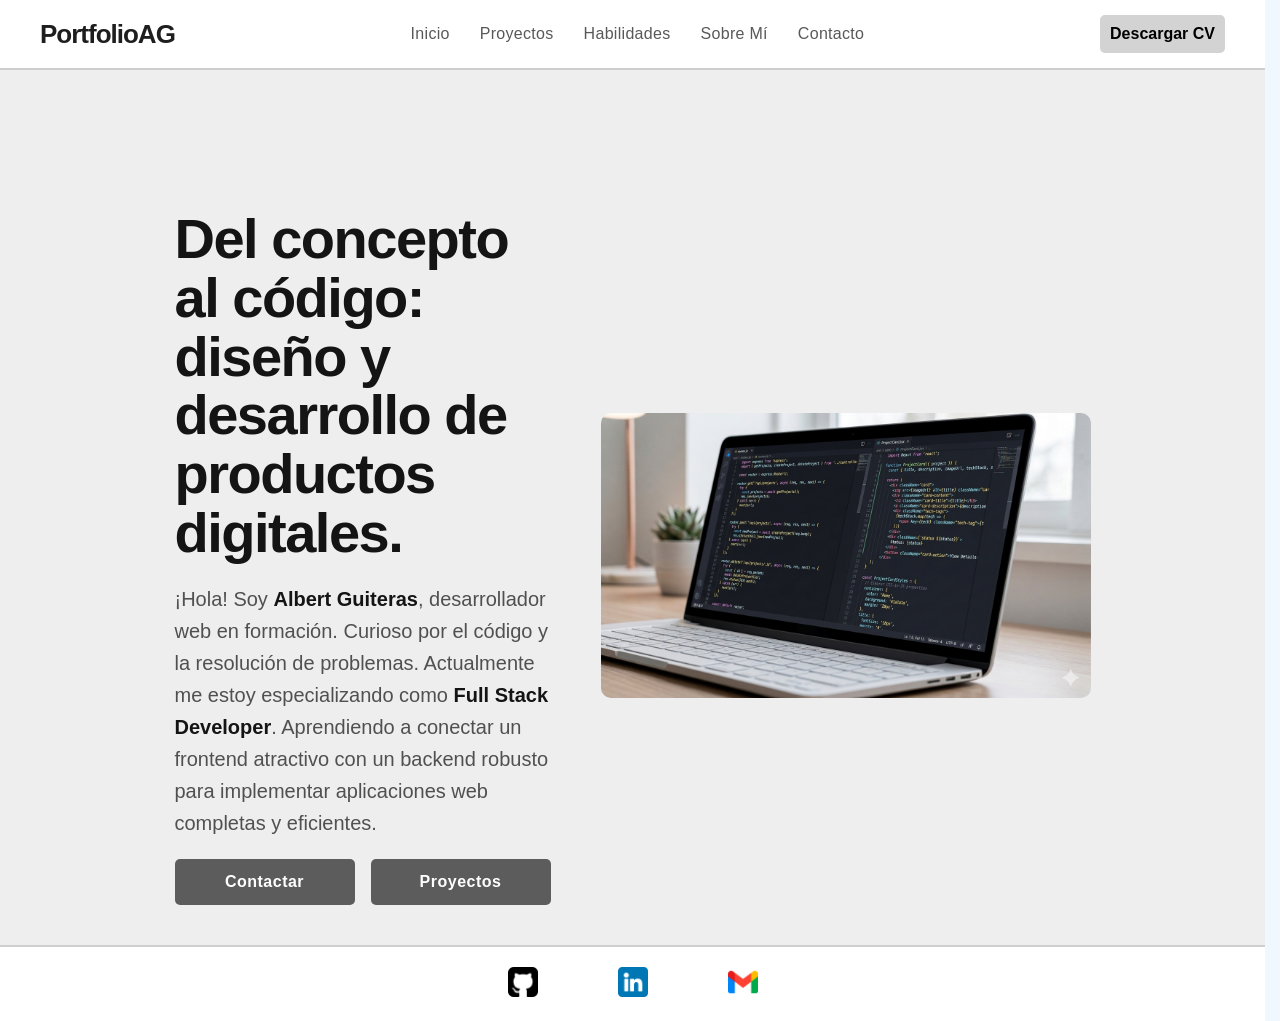
<file: index.html>
<!doctype html>
<html lang="es">
  <head>
    <meta charset="UTF-8" />
    <meta name="viewport" content="width=device-width, initial-scale=1.0" />
    <title>DevPortfolio - Ingeniería de Soluciones Web Escalables</title>
    <link rel="stylesheet" href="styles.css" />
  </head>
  <body>
    <header>
      <h1>PortfolioAG</h1>
      <nav>
        <ul>
          <li><a href="index.html">Inicio</a></li>
          <li><a href="projects.html">Proyectos</a></li>
          <li><a href="skills.html">Habilidades</a></li>
          <!-- <li><a href="experience.html">Experiencia</a></li> -->
          <li><a href="aboutme.html">Sobre Mí</a></li>
          <li><a href="contact.html">Contacto</a></li>
        </ul>
      </nav>
      <a class="boton-descarga" href="docs/cv.pdf" download="CV.pdf"
        >Descargar CV</a
      >
    </header>

    <main>
      <div class="portada">
        <div class="texto-portada">
          <h1>
            Del concepto al código: diseño y desarrollo de productos digitales.
          </h1>
          <p>
            ¡Hola! Soy <strong>Albert Guiteras</strong>, desarrollador web en
            formación. Curioso por el código y la resolución de problemas.
            Actualmente me estoy especializando como
            <strong>Full Stack Developer</strong>. Aprendiendo a conectar un
            frontend atractivo con un backend robusto para implementar
            aplicaciones web completas y eficientes.
          </p>
          <div class="botones-portada">
            <a class="boton-primario" href="contact.html">Contactar</a>
            <a class="boton-secundario" href="projects.html">Proyectos</a>
          </div>
        </div>
        <div class="imagen-portada">
          <img src="img/portada.png" alt="Ilustración de desarrollador web" />
        </div>
      </div>
    </main>

    <footer>
      <a href="https://github.com/albertguiteras"
        ><img src="img/github.png" alt="Github"
      /></a>
      <a href="https://www.linkedin.com/in/albertguiteras/"
        ><img src="img/linkedin.png" alt="Linkedin"
      /></a>
      <a href="contact.html"><img src="img/gmail.png" alt="Gmail" /></a>
    </footer>
  </body>
</html>
</file>
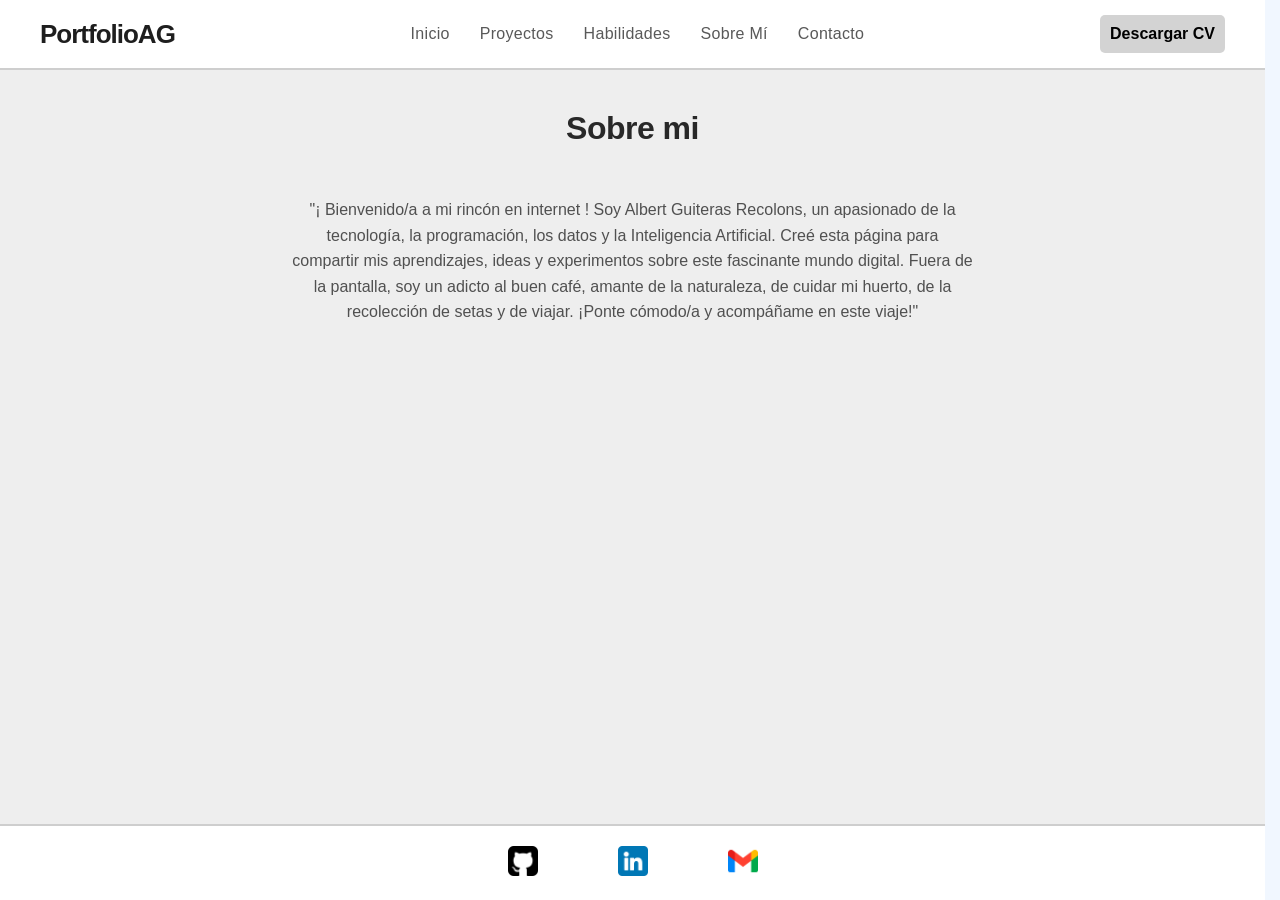
<file: aboutme.html>
<!doctype html>
<html lang="es">
   <head>
      <meta charset="UTF-8" />
      <meta name="viewport" content="width=device-width, initial-scale=1.0" />
      <title>Sobre Mí - DevPortfolio</title>
      <link rel="stylesheet" href="styles.css" />
   </head>
   <body>
      <header>
         <h1>PortfolioAG</h1>
         <nav>
            <ul>
               <li><a href="index.html">Inicio</a></li>
               <li><a href="projects.html">Proyectos</a></li>
               <li><a href="skills.html">Habilidades</a></li>
               <!-- <li><a href="experience.html">Experiencia</a></li> -->
               <li><a href="aboutme.html">Sobre Mí</a></li>
               <li><a href="contact.html">Contacto</a></li>
            </ul>
         </nav>
         <a class="boton-descarga" href="docs/cv.pdf" download="CV.pdf"
            >Descargar CV</a
         >
      </header>

      <main>
         <h1 class="titulos">Sobre mi</h1>
         <section class="sobremi">
            <p>
               "¡ Bienvenido/a a mi rincón en internet ! Soy Albert Guiteras
               Recolons, un apasionado de la tecnología, la programación, los
               datos y la Inteligencia Artificial. Creé esta página para
               compartir mis aprendizajes, ideas y experimentos sobre este
               fascinante mundo digital. Fuera de la pantalla, soy un adicto al
               buen café, amante de la naturaleza, de cuidar mi huerto, de la
               recolección de setas y de viajar. ¡Ponte cómodo/a y acompáñame en
               este viaje!"
            </p>
         </section>
      </main>

      <footer>
         <a href="https://github.com/albertguiteras"
            ><img src="img/github.png" alt="Github"
         /></a>
         <a href="https://www.linkedin.com/in/albertguiteras/"
            ><img src="img/linkedin.png" alt="Linkedin"
         /></a>
         <a href="contact.html"><img src="img/gmail.png" alt="Gmail" /></a>
      </footer>
   </body>
</html>
</file>
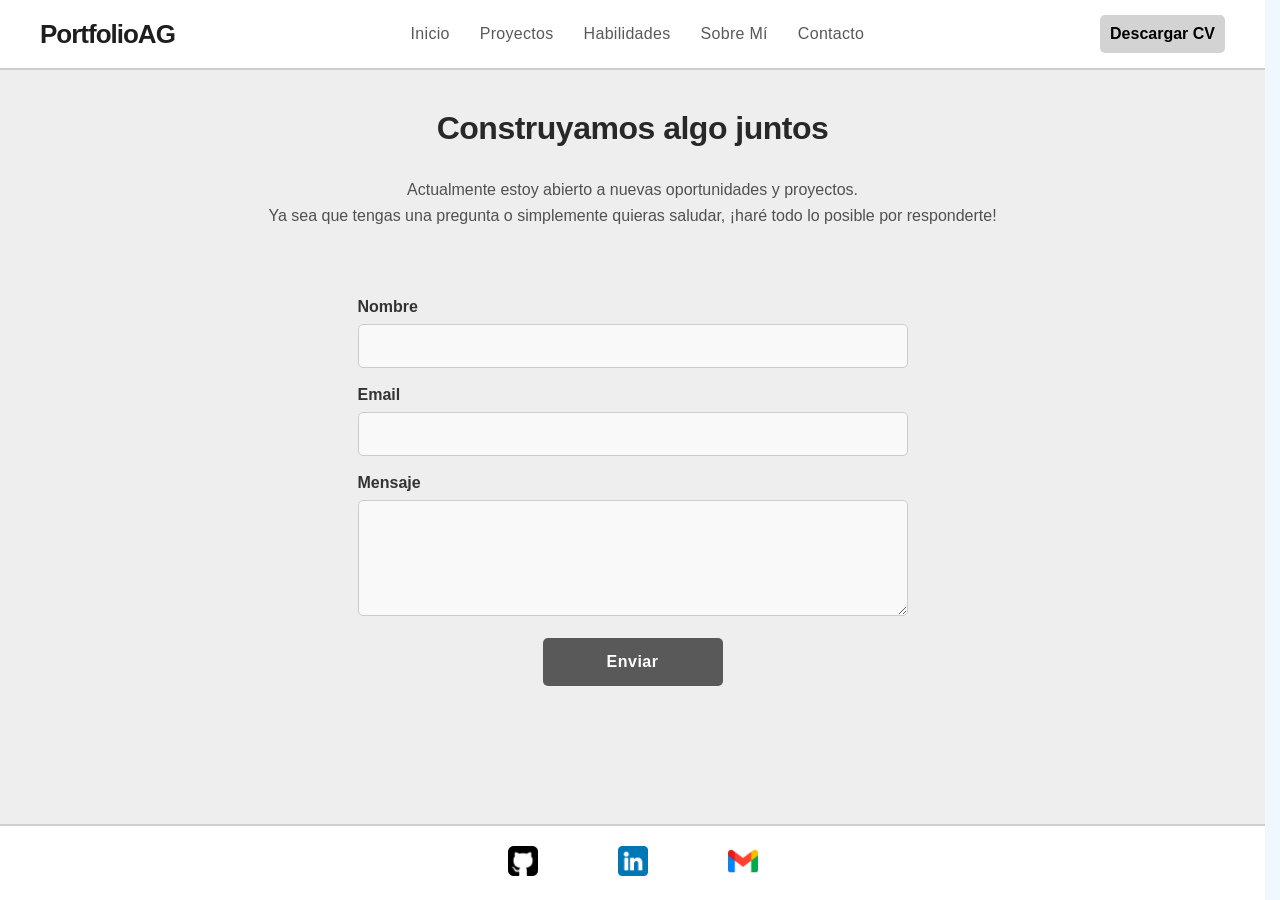
<file: contact.html>
<!doctype html>
<html lang="es">
   <head>
      <meta charset="UTF-8" />
      <meta name="viewport" content="width=device-width, initial-scale=1.0" />
      <title>Contacto - DevPortfolio</title>
      <link rel="stylesheet" href="styles.css" />
   </head>
   <body>
      <header>
         <h1>PortfolioAG</h1>
         <nav>
            <ul>
               <li><a href="index.html">Inicio</a></li>
               <li><a href="projects.html">Proyectos</a></li>
               <li><a href="skills.html">Habilidades</a></li>
               <!-- <li><a href="experience.html">Experiencia</a></li> -->
               <li><a href="aboutme.html">Sobre Mí</a></li>
               <li><a href="contact.html">Contacto</a></li>
            </ul>
         </nav>
         <a class="boton-descarga" href="docs/cv.pdf" download="CV.pdf"
            >Descargar CV</a
         >
      </header>

      <main>
         <h1 class="titulos">Construyamos algo juntos</h1>
         <p class="descripcion">
            Actualmente estoy abierto a nuevas oportunidades y proyectos.
            <br />Ya sea que tengas una pregunta o simplemente quieras saludar,
            ¡haré todo lo posible por responderte!
         </p>
         <section class="formulario-contacto">
            <form
               action="https://formsubmit.co/58f3ccb698864f8ecbdc6b5b30973793"
               method="POST"
            >
               <!-- <input type="hidden" name="_captcha" value="false" /> -->
               <input
                  type="hidden"
                  name="_next"
                  value="https://albertguiteras.github.io/portfolio-dev/"
               />

               <div class="grupo-formulario">
                  <label for="nombre">Nombre</label>
                  <input type="text" id="nombre" name="nombre" required />
               </div>
               <div class="grupo-formulario">
                  <label for="correo">Email</label>
                  <input type="email" id="correo" name="correo" required />
               </div>
               <div class="grupo-formulario">
                  <label for="mensaje">Mensaje</label>
                  <textarea
                     id="mensaje"
                     name="mensaje"
                     rows="5"
                     required
                  ></textarea>
               </div>
               <button type="submit" class="boton-primario">Enviar</button>
            </form>
         </section>
      </main>

      <footer>
         <a href="https://github.com/albertguiteras"
            ><img src="img/github.png" alt="Github"
         /></a>
         <a href="https://www.linkedin.com/in/albertguiteras/"
            ><img src="img/linkedin.png" alt="Linkedin"
         /></a>
         <a href="contact.html"><img src="img/gmail.png" alt="Gmail" /></a>
      </footer>
   </body>
</html>
</file>
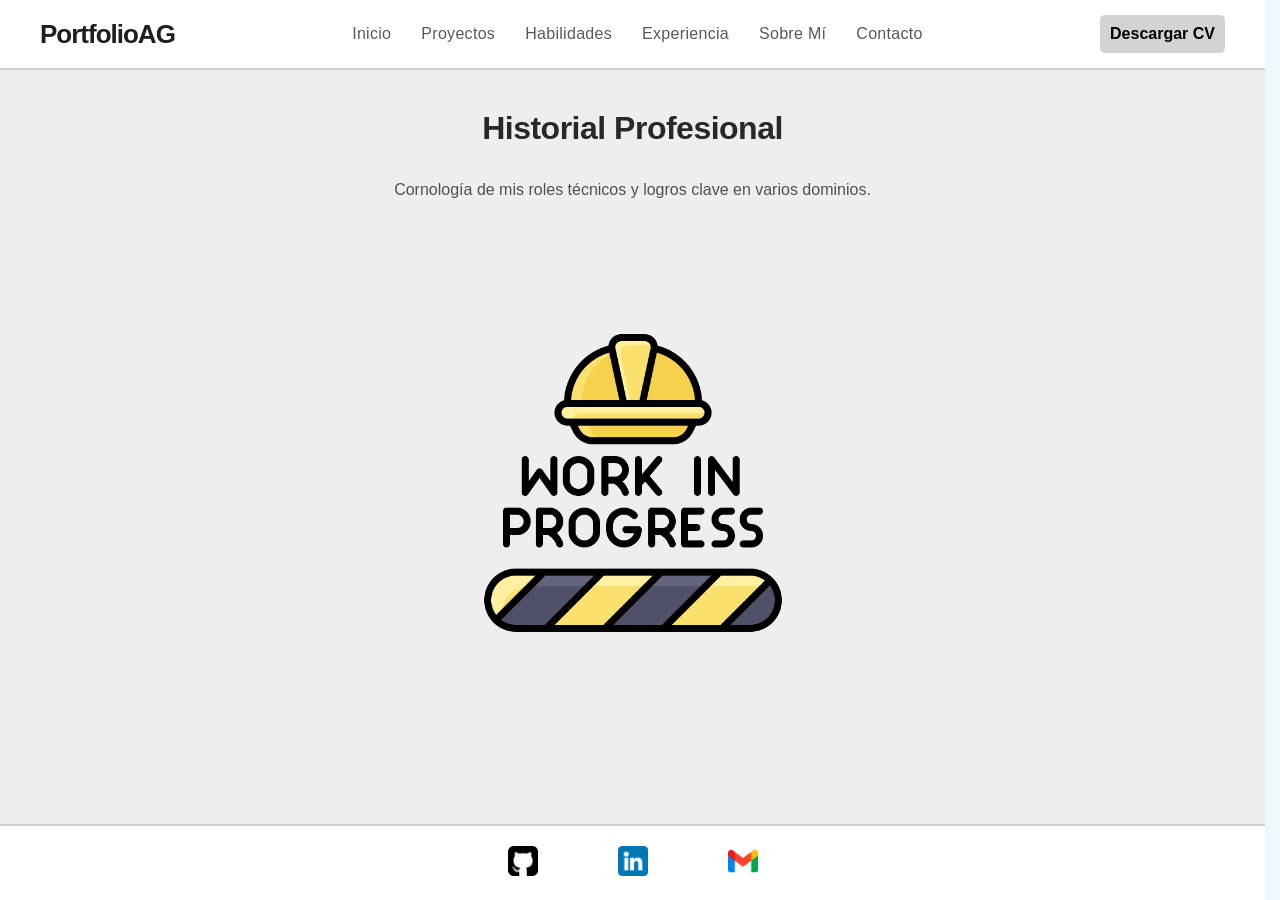
<file: experience.html>
<!doctype html>
<html lang="es">
   <head>
      <meta charset="UTF-8" />
      <meta name="viewport" content="width=device-width, initial-scale=1.0" />
      <title>Experiencia - DevPortfolio</title>
      <link rel="stylesheet" href="styles.css" />
   </head>
   <body>
      <header>
         <h1>PortfolioAG</h1>
         <nav>
            <ul>
               <li><a href="index.html">Inicio</a></li>
               <li><a href="projects.html">Proyectos</a></li>
               <li><a href="skills.html">Habilidades</a></li>
               <li><a href="experience.html">Experiencia</a></li>
               <li><a href="aboutme.html">Sobre Mí</a></li>
               <li><a href="contact.html">Contacto</a></li>
            </ul>
         </nav>
         <a class="boton-descarga" href="docs/cv.pdf" download="CV.pdf"
            >Descargar CV</a
         >
      </header>

      <main>
         <h1 class="titulos">Historial Profesional</h1>
         <p class="descripcion">
            Cornología de mis roles técnicos y logros clave en varios dominios.
         </p>
         <section class="experiencia">
            <img src="img/trabajo-en-progreso.png" alt="inprogress" />
         </section>
      </main>

      <footer>
         <a href="https://github.com/albertguiteras"
            ><img src="img/github.png" alt="Github"
         /></a>
         <a href="https://www.linkedin.com/in/albertguiteras/"
            ><img src="img/linkedin.png" alt="Linkedin"
         /></a>
         <a href="contact.html"><img src="img/gmail.png" alt="Gmail" /></a>
      </footer>
   </body>
</html>
</file>
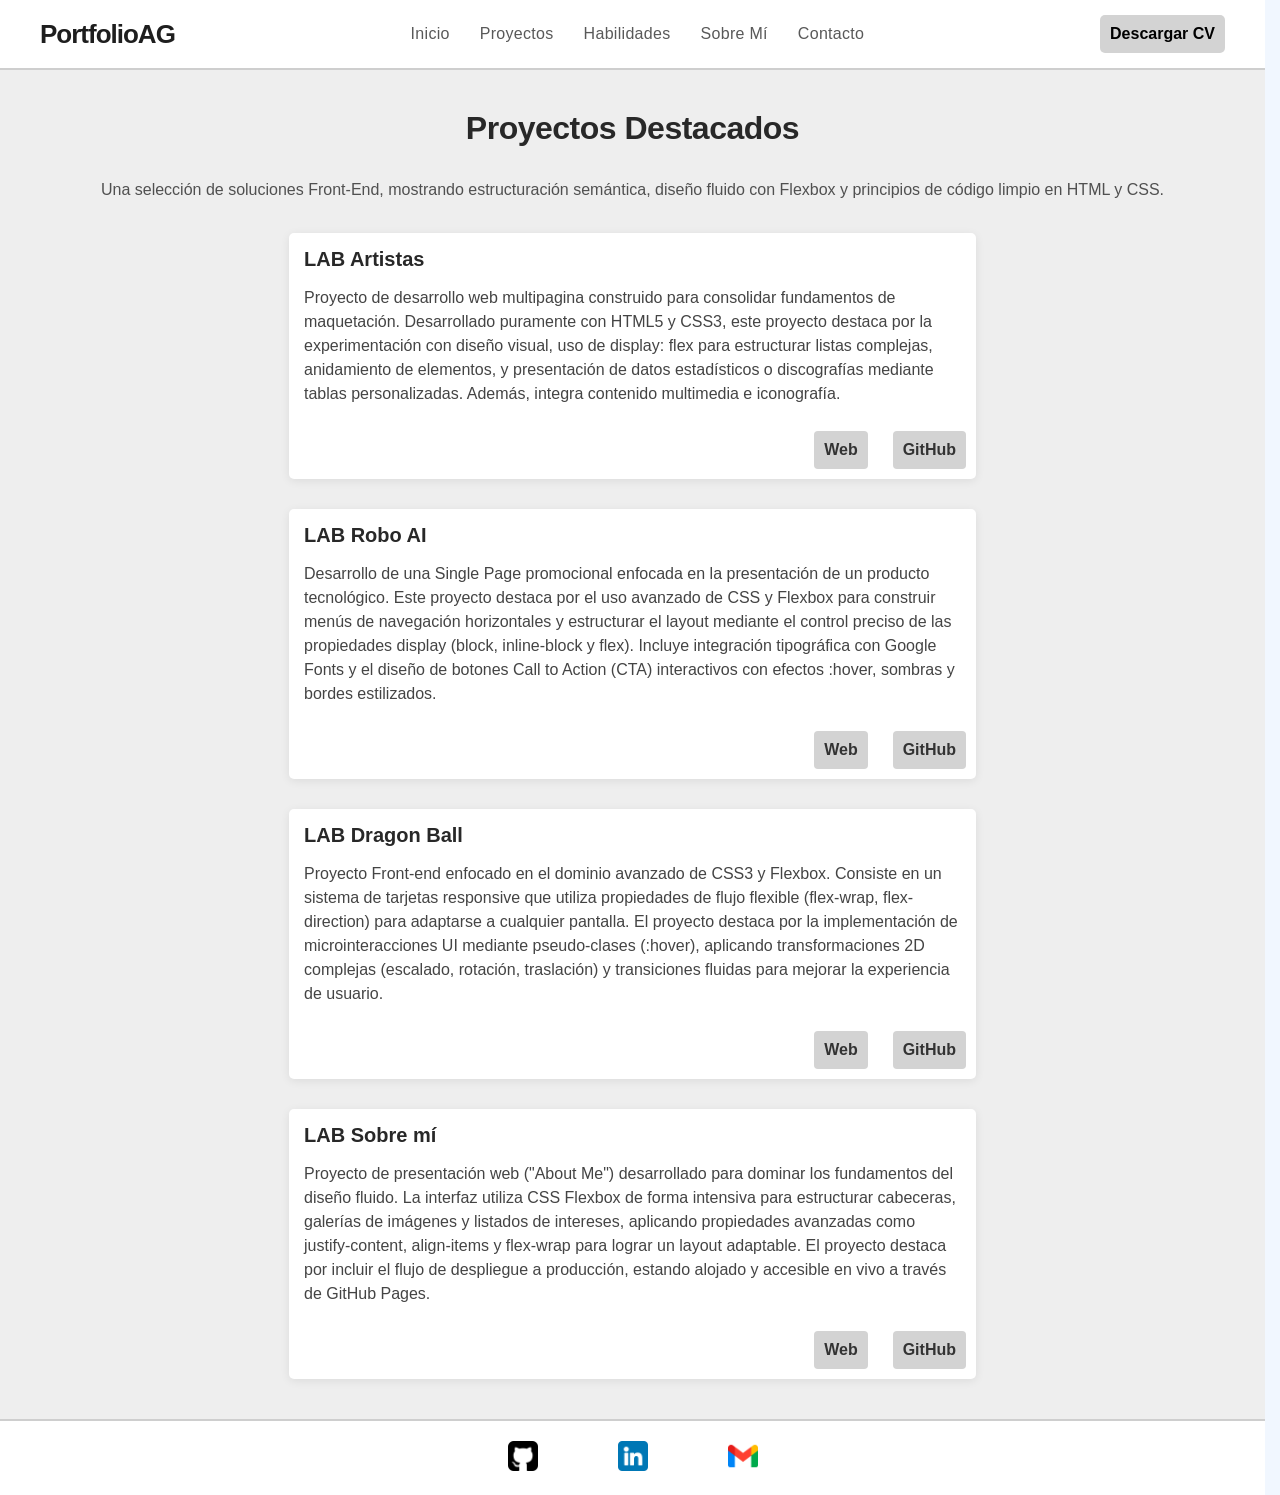
<file: projects.html>
<!doctype html>
<html lang="es">
   <head>
      <meta charset="UTF-8" />
      <meta name="viewport" content="width=device-width, initial-scale=1.0" />
      <title>Proyectos - DevPortfolio</title>
      <link rel="stylesheet" href="styles.css" />
   </head>
   <body>
      <header>
         <h1>PortfolioAG</h1>
         <nav>
            <ul>
               <li><a href="index.html">Inicio</a></li>
               <li><a href="projects.html">Proyectos</a></li>
               <li><a href="skills.html">Habilidades</a></li>
               <!-- <li><a href="experience.html">Experiencia</a></li> -->
               <li><a href="aboutme.html">Sobre Mí</a></li>
               <li><a href="contact.html">Contacto</a></li>
            </ul>
         </nav>
         <a class="boton-descarga" href="docs/cv.pdf" download="CV.pdf"
            >Descargar CV</a
         >
      </header>

      <main>
         <h1 class="titulos">Proyectos Destacados</h1>
         <p class="descripcion">
            Una selección de soluciones Front-End, mostrando estructuración
            semántica, diseño fluido con Flexbox y principios de código limpio
            en HTML y CSS.
         </p>
         <section class="section-proyectos">
            <div class="tarjeta-proyecto">
               <h3>LAB Artistas</h3>
               <p>
                  Proyecto de desarrollo web multipagina construido para
                  consolidar fundamentos de maquetación. Desarrollado puramente
                  con HTML5 y CSS3, este proyecto destaca por la experimentación
                  con diseño visual, uso de display: flex para estructurar
                  listas complejas, anidamiento de elementos, y presentación de
                  datos estadísticos o discografías mediante tablas
                  personalizadas. Además, integra contenido multimedia e
                  iconografía.
               </p>
               <div class="enlaces-proyecto">
                  <a
                     href="https://albertguiteras.github.io/LAB-artistas-v2/"
                     target="_blank"
                     class="proj-link"
                     >Web</a
                  >
                  <a
                     href="https://github.com/albertguiteras/LAB-artistas-v2"
                     target="_blank"
                     class="proj-link"
                     >GitHub</a
                  >
               </div>
            </div>
            <div class="tarjeta-proyecto">
               <h3>LAB Robo AI</h3>
               <p>
                  Desarrollo de una Single Page promocional enfocada en la
                  presentación de un producto tecnológico. Este proyecto destaca
                  por el uso avanzado de CSS y Flexbox para construir menús de
                  navegación horizontales y estructurar el layout mediante el
                  control preciso de las propiedades display (block,
                  inline-block y flex). Incluye integración tipográfica con
                  Google Fonts y el diseño de botones Call to Action (CTA)
                  interactivos con efectos :hover, sombras y bordes estilizados.
               </p>
               <div class="enlaces-proyecto">
                  <a
                     href="https://albertguiteras.github.io/LAB-juguete/"
                     target="_blank"
                     class="proj-link"
                     >Web</a
                  >
                  <a
                     href="https://github.com/albertguiteras/LAB-juguete"
                     target="_blank"
                     class="proj-link"
                     >GitHub</a
                  >
               </div>
            </div>
            <div class="tarjeta-proyecto">
               <h3>LAB Dragon Ball</h3>
               <p>
                  Proyecto Front-end enfocado en el dominio avanzado de CSS3 y
                  Flexbox. Consiste en un sistema de tarjetas responsive que
                  utiliza propiedades de flujo flexible (flex-wrap,
                  flex-direction) para adaptarse a cualquier pantalla. El
                  proyecto destaca por la implementación de microinteracciones
                  UI mediante pseudo-clases (:hover), aplicando transformaciones
                  2D complejas (escalado, rotación, traslación) y transiciones
                  fluidas para mejorar la experiencia de usuario.
               </p>
               <div class="enlaces-proyecto">
                  <a
                     href="https://albertguiteras.github.io/LAB-cards/"
                     target="_blank"
                     class="proj-link"
                     >Web</a
                  >
                  <a
                     href="https://github.com/albertguiteras/LAB-cards"
                     target="_blank"
                     class="proj-link"
                     >GitHub</a
                  >
               </div>
            </div>
            <div class="tarjeta-proyecto">
               <h3>LAB Sobre mí</h3>
               <p>
                  Proyecto de presentación web ("About Me") desarrollado para
                  dominar los fundamentos del diseño fluido. La interfaz utiliza
                  CSS Flexbox de forma intensiva para estructurar cabeceras,
                  galerías de imágenes y listados de intereses, aplicando
                  propiedades avanzadas como justify-content, align-items y
                  flex-wrap para lograr un layout adaptable. El proyecto destaca
                  por incluir el flujo de despliegue a producción, estando
                  alojado y accesible en vivo a través de GitHub Pages.
               </p>
               <div class="enlaces-proyecto">
                  <a
                     href="https://albertguiteras.github.io/LAB-sobre-mi/"
                     target="_blank"
                     class="proj-link"
                     >Web</a
                  >
                  <a
                     href="https://github.com/albertguiteras/LAB-sobre-mi"
                     target="_blank"
                     class="proj-link"
                     >GitHub</a
                  >
               </div>
            </div>
         </section>
      </main>

      <footer>
         <a href="https://github.com/albertguiteras"
            ><img src="img/github.png" alt="Github"
         /></a>
         <a href="https://www.linkedin.com/in/albertguiteras/"
            ><img src="img/linkedin.png" alt="Linkedin"
         /></a>
         <a href="contact.html"><img src="img/gmail.png" alt="Gmail" /></a>
      </footer>
   </body>
</html>
</file>
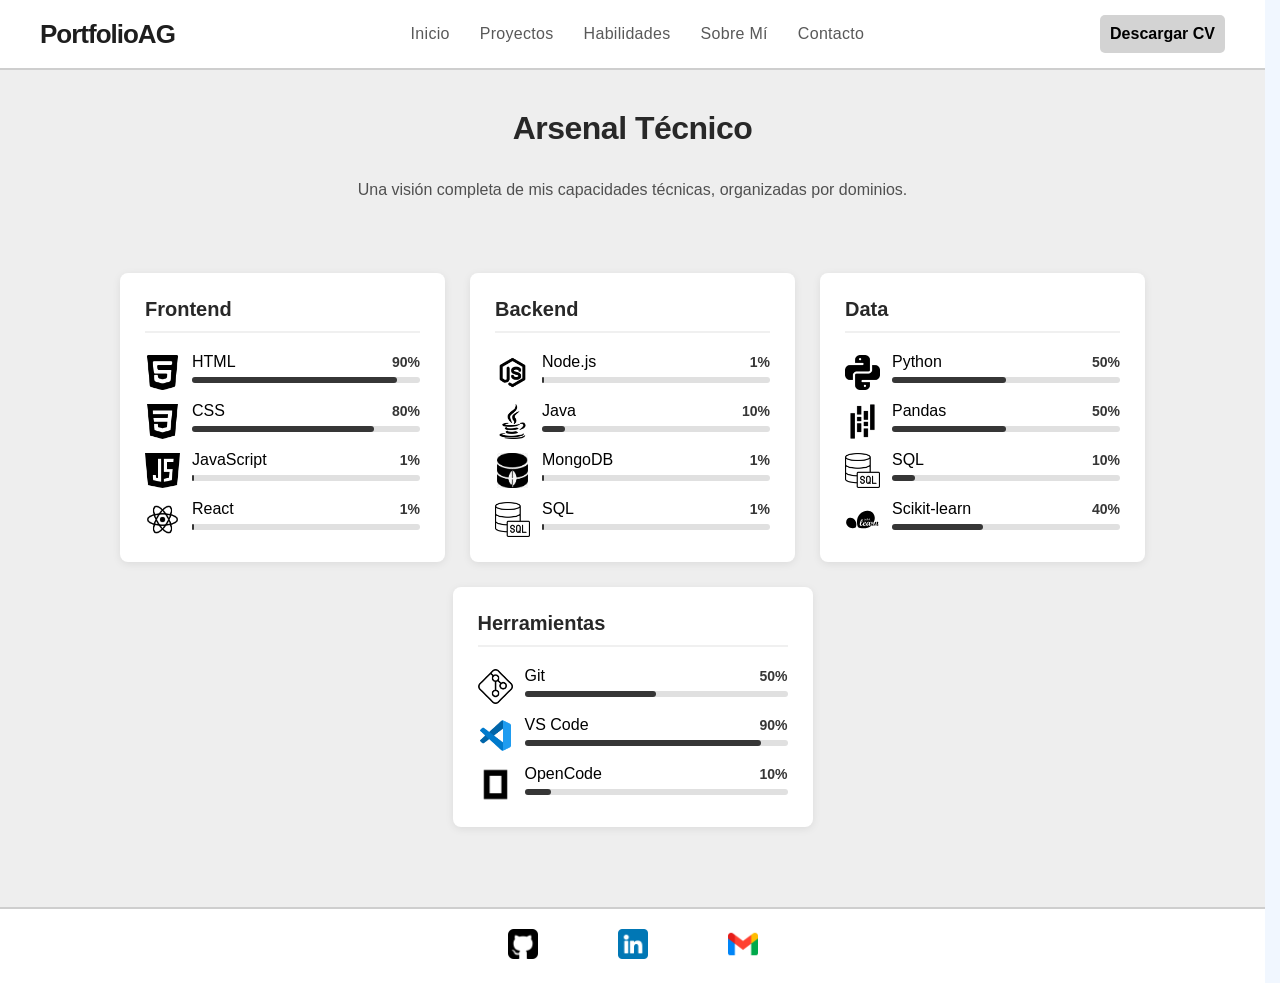
<file: skills.html>
<!doctype html>
<html lang="es">
   <head>
      <meta charset="UTF-8" />
      <meta name="viewport" content="width=device-width, initial-scale=1.0" />
      <title>Habilidades - DevPortfolio</title>
      <link rel="stylesheet" href="styles.css" />
   </head>
   <body>
      <header>
         <h1>PortfolioAG</h1>
         <nav>
            <ul>
               <li><a href="index.html">Inicio</a></li>
               <li><a href="projects.html">Proyectos</a></li>
               <li><a href="skills.html">Habilidades</a></li>
               <!-- <li><a href="experience.html">Experiencia</a></li> -->
               <li><a href="aboutme.html">Sobre Mí</a></li>
               <li><a href="contact.html">Contacto</a></li>
            </ul>
         </nav>
         <a class="boton-descarga" href="docs/cv.pdf" download="CV.pdf"
            >Descargar CV</a
         >
      </header>

      <main>
         <h1 class="titulos">Arsenal Técnico</h1>
         <p class="descripcion">
            Una visión completa de mis capacidades técnicas, organizadas por
            dominios.
         </p>
         <section class="grilla-habilidades">
            <div class="categoria-habilidad">
               <h3>Frontend</h3>
               <div class="elementos-habilidad">
                  <div class="elemento-habilidad">
                     <img src="img/html.png" alt="HTML" />
                     <div class="info-habilidad">
                        <div class="encabezado-habilidad">
                           <span>HTML</span>
                           <span class="porcentaje-progreso">90%</span>
                        </div>
                        <div class="barra-progreso">
                           <div
                              class="relleno-progreso"
                              style="width: 90%"
                           ></div>
                        </div>
                     </div>
                  </div>
                  <div class="elemento-habilidad">
                     <img src="img/css.png" alt="CSS" />
                     <div class="info-habilidad">
                        <div class="encabezado-habilidad">
                           <span>CSS</span>
                           <span class="porcentaje-progreso">80%</span>
                        </div>
                        <div class="barra-progreso">
                           <div
                              class="relleno-progreso"
                              style="width: 80%"
                           ></div>
                        </div>
                     </div>
                  </div>
                  <div class="elemento-habilidad">
                     <img src="img/js.png" alt="JavaScript" />
                     <div class="info-habilidad">
                        <div class="encabezado-habilidad">
                           <span>JavaScript</span>
                           <span class="porcentaje-progreso">1%</span>
                        </div>
                        <div class="barra-progreso">
                           <div
                              class="relleno-progreso"
                              style="width: 1%"
                           ></div>
                        </div>
                     </div>
                  </div>
                  <div class="elemento-habilidad">
                     <img src="img/react.png" alt="React" />
                     <div class="info-habilidad">
                        <div class="encabezado-habilidad">
                           <span>React</span>
                           <span class="porcentaje-progreso">1%</span>
                        </div>
                        <div class="barra-progreso">
                           <div
                              class="relleno-progreso"
                              style="width: 1%"
                           ></div>
                        </div>
                     </div>
                  </div>
               </div>
            </div>
            <div class="categoria-habilidad">
               <h3>Backend</h3>
               <div class="elementos-habilidad">
                  <div class="elemento-habilidad">
                     <img src="img/node.png" alt="Node.js" />
                     <div class="info-habilidad">
                        <div class="encabezado-habilidad">
                           <span>Node.js</span>
                           <span class="porcentaje-progreso">1%</span>
                        </div>
                        <div class="barra-progreso">
                           <div
                              class="relleno-progreso"
                              style="width: 1%"
                           ></div>
                        </div>
                     </div>
                  </div>
                  <div class="elemento-habilidad">
                     <img src="img/java.png" alt="Python" />
                     <div class="info-habilidad">
                        <div class="encabezado-habilidad">
                           <span>Java</span>
                           <span class="porcentaje-progreso">10%</span>
                        </div>
                        <div class="barra-progreso">
                           <div
                              class="relleno-progreso"
                              style="width: 10%"
                           ></div>
                        </div>
                     </div>
                  </div>
                  <div class="elemento-habilidad">
                     <img src="img/mongo.png" alt="MongoDB" />
                     <div class="info-habilidad">
                        <div class="encabezado-habilidad">
                           <span>MongoDB</span>
                           <span class="porcentaje-progreso">1%</span>
                        </div>
                        <div class="barra-progreso">
                           <div
                              class="relleno-progreso"
                              style="width: 1%"
                           ></div>
                        </div>
                     </div>
                  </div>
                  <div class="elemento-habilidad">
                     <img src="img/sql.png" alt="SQL" />
                     <div class="info-habilidad">
                        <div class="encabezado-habilidad">
                           <span>SQL</span>
                           <span class="porcentaje-progreso">1%</span>
                        </div>
                        <div class="barra-progreso">
                           <div
                              class="relleno-progreso"
                              style="width: 1%"
                           ></div>
                        </div>
                     </div>
                  </div>
               </div>
            </div>
            <div class="categoria-habilidad">
               <h3>Data</h3>
               <div class="elementos-habilidad">
                  <div class="elemento-habilidad">
                     <img src="img/pyton.png" alt="Python" />
                     <div class="info-habilidad">
                        <div class="encabezado-habilidad">
                           <span>Python</span>
                           <span class="porcentaje-progreso">50%</span>
                        </div>
                        <div class="barra-progreso">
                           <div
                              class="relleno-progreso"
                              style="width: 50%"
                           ></div>
                        </div>
                     </div>
                  </div>
                  <div class="elemento-habilidad">
                     <img src="img/pandas.webp" alt="Pandas" />
                     <div class="info-habilidad">
                        <div class="encabezado-habilidad">
                           <span>Pandas</span>
                           <span class="porcentaje-progreso">50%</span>
                        </div>
                        <div class="barra-progreso">
                           <div
                              class="relleno-progreso"
                              style="width: 50%"
                           ></div>
                        </div>
                     </div>
                  </div>
                  <div class="elemento-habilidad">
                     <img src="img/sql.png" alt="SQL" />
                     <div class="info-habilidad">
                        <div class="encabezado-habilidad">
                           <span>SQL</span>
                           <span class="porcentaje-progreso">10%</span>
                        </div>
                        <div class="barra-progreso">
                           <div
                              class="relleno-progreso"
                              style="width: 10%"
                           ></div>
                        </div>
                     </div>
                  </div>
                  <div class="elemento-habilidad">
                     <img src="img/scikitlearn.svg" alt="Scikit-learn" />
                     <div class="info-habilidad">
                        <div class="encabezado-habilidad">
                           <span>Scikit-learn</span>
                           <span class="porcentaje-progreso">40%</span>
                        </div>
                        <div class="barra-progreso">
                           <div
                              class="relleno-progreso"
                              style="width: 40%"
                           ></div>
                        </div>
                     </div>
                  </div>
               </div>
            </div>
            <div class="categoria-habilidad">
               <h3>Herramientas</h3>
               <div class="elementos-habilidad">
                  <div class="elemento-habilidad">
                     <img src="img/git.png" alt="Git" />
                     <div class="info-habilidad">
                        <div class="encabezado-habilidad">
                           <span>Git</span>
                           <span class="porcentaje-progreso">50%</span>
                        </div>
                        <div class="barra-progreso">
                           <div
                              class="relleno-progreso"
                              style="width: 50%"
                           ></div>
                        </div>
                     </div>
                  </div>
                  <div class="elemento-habilidad">
                     <img src="img/vsc.png" alt="VS Code" />
                     <div class="info-habilidad">
                        <div class="encabezado-habilidad">
                           <span>VS Code</span>
                           <span class="porcentaje-progreso">90%</span>
                        </div>
                        <div class="barra-progreso">
                           <div
                              class="relleno-progreso"
                              style="width: 90%"
                           ></div>
                        </div>
                     </div>
                  </div>
                  <div class="elemento-habilidad">
                     <img src="img/opencode.png" alt="OpenCode" />
                     <div class="info-habilidad">
                        <div class="encabezado-habilidad">
                           <span>OpenCode</span>
                           <span class="porcentaje-progreso">10%</span>
                        </div>
                        <div class="barra-progreso">
                           <div
                              class="relleno-progreso"
                              style="width: 10%"
                           ></div>
                        </div>
                     </div>
                  </div>
               </div>
            </div>
         </section>
      </main>

      <footer>
         <a href="https://github.com/albertguiteras"
            ><img src="img/github.png" alt="Github"
         /></a>
         <a href="https://www.linkedin.com/in/albertguiteras/"
            ><img src="img/linkedin.png" alt="Linkedin"
         /></a>
         <a href="contact.html"><img src="img/gmail.png" alt="Gmail" /></a>
      </footer>
   </body>
</html>
</file>
<file: styles.css>
* {
   margin: 0;
   padding: 0;
   box-sizing: border-box;
   font-family: 'Work Sans', sans-serif;
}

html,
body {
   height: 100%;
   scrollbar-gutter: stable;
}

body {
   display: flex;
   flex-direction: column;
   min-height: 100vh;
   background-color: rgb(241, 247, 255);
}

p {
   font-weight: 400;
   line-height: 1.6;
   color: rgb(80, 80, 80);
}

p strong {
   font-weight: 600;
   color: rgb(20, 20, 20);
}

h1.titulos {
   text-align: center;
   margin-bottom: 10px;
   font-size: 32px;
   font-weight: 700;
   letter-spacing: -0.5px;
   color: rgb(40, 40, 40);
}

p.descripcion {
   text-align: center;
   margin-bottom: 30px;
   margin-top: 30px;
}

/* CABECERA */

header {
   display: flex;
   align-items: center;
   justify-content: space-between;
   padding: 15px 40px;
   background-color: rgb(255, 255, 255);
   border-bottom: 2px solid rgb(206, 206, 206);
}

header h1 {
   font-size: 26px;
   font-weight: 600;
   letter-spacing: -1px;
   color: rgb(30, 30, 30);
}

header nav ul {
   display: flex;
   align-items: center;
   list-style: none;
   gap: 30px;
}

header nav ul a {
   text-decoration: none;
   color: rgb(89, 89, 89);
   font-weight: 500;
   font-size: 16px;
   letter-spacing: 0.3px;
   transition: all 0.2s ease;
   display: inline-block;
}

header a {
   text-decoration: none;
   color: rgb(0, 0, 0);
   font-weight: 600;
}

header nav ul a:hover {
   transform: scale(1.1);
}

.boton-descarga {
   background-color: rgb(211, 211, 211);
   padding: 10px;
   border-radius: 5px;
   transition: all 0.2s ease;
}

.boton-descarga:hover {
   transform: scale(1.05);
}

/* CONTENIDO */

main {
   flex: 1;
   padding: 40px 60px;
   background-color: rgb(238, 238, 238);
}

/* PORTADA */

.portada {
   box-sizing: border-box;
   width: 80%;
   margin: 0 auto;
   display: flex;
   align-items: center;
   justify-content: space-between;
   gap: 50px;

   margin-top: 100px;
}

.texto-portada {
   width: 52%;
   display: flex;
   flex-direction: column;
   justify-content: center;
   align-items: flex-start;
   text-align: left;
}

.texto-portada h1 {
   font-size: 56px;
   font-weight: 600;
   line-height: 1.05;
   letter-spacing: -1.5px;
   color: rgb(20, 20, 20);
   margin-bottom: 20px;
}

.texto-portada p {
   font-size: 20px;
   max-width: 680px;
   margin-bottom: 20px;
}

.botones-portada {
   display: flex;
   gap: 16px;
}

.boton-primario,
.boton-secundario {
   display: inline-flex;
   align-items: center;
   justify-content: center;
   border-radius: 5px;
   padding: 14px 26px;
   font-weight: 600;
   letter-spacing: 0.5px;
   text-decoration: none;
   width: 180px;

   background-color: rgb(92, 92, 92);
   color: rgb(255, 255, 255);
   transition: all 0.2s ease;
}

.boton-primario:hover,
.boton-secundario:hover {
   transform: translateY(-2px);
   background-color: rgb(61, 61, 61);
}

.imagen-portada {
   width: 100%;
   max-width: 710px;
}

.imagen-portada img {
   width: 100%;
   border-radius: 10px;
}

/* PROYECTOS */

.section-proyectos {
   display: flex;
   flex-direction: column;
   justify-content: center;
   align-items: center;

   gap: 30px;
}

.tarjeta-proyecto {
   background-color: rgb(255, 255, 255);
   border-radius: 5px;
   box-shadow: 0 2px 10px rgba(0, 0, 0, 0.08);
   width: 60%;
}

.tarjeta-proyecto h3 {
   font-size: 20px;
   font-weight: 700;
   color: rgb(40, 40, 40);
   margin: 15px;
}

.tarjeta-proyecto p {
   color: rgb(68, 68, 68);
   margin: 15px;
   line-height: 1.5;
}

.enlaces-proyecto {
   display: flex;
   justify-content: flex-end;
   gap: 5px;
}

.enlaces-proyecto a {
   margin: 10px;
   color: rgb(51, 51, 51);
   background-color: rgb(211, 211, 211);
   padding: 10px;
   border-radius: 4px;
   text-decoration: none;
   font-weight: 600;
   transition: all 0.2s ease;
}

.enlaces-proyecto a:hover {
   transform: scale(1.1);
}

/* EXPERIENCIA */

.experiencia {
   text-align: center;
}

.experiencia img {
   margin-top: 100px;
   height: 300px;
}

/* CONTACTO */

.formulario-contacto {
   padding: 40px 60px;
   text-align: left;
}

.formulario-contacto form {
   max-width: 550px;
   margin: 0 auto;
   display: flex;
   flex-direction: column;
   gap: 18px;
}

.grupo-formulario {
   text-align: left;
}

.grupo-formulario label {
   display: block;
   color: rgb(51, 51, 51);
   margin-bottom: 8px;
   font-weight: 600;
}

.grupo-formulario input,
.grupo-formulario textarea {
   width: 100%;
   padding: 12px 15px;
   border: 1px solid rgb(204, 204, 204);
   border-radius: 5px;
   font-size: 16px;
   background-color: rgb(249, 249, 249);
}

.grupo-formulario input:focus,
.grupo-formulario textarea:focus {
   outline: none;
   border-color: rgb(46, 46, 46);
}

.formulario-contacto button {
   background-color: rgb(89, 89, 89);
   color: rgb(255, 255, 255);
   padding: 15px 35px;
   border: none;
   border-radius: 5px;
   font-size: 16px;
   font-weight: 600;
   cursor: pointer;
   transition: all 0.2s ease;
   align-self: center;
}

.formulario-contacto button:hover {
   background-color: rgb(51, 51, 51);
}

/* HABILIDADES */

.grilla-habilidades {
   display: flex;
   flex-wrap: wrap;
   justify-content: center;
   gap: 25px;
   padding: 40px 60px;
}

.categoria-habilidad {
   flex: 1 1 320px;
   min-width: 300px;
   max-width: 360px;
   background-color: rgb(255, 255, 255);
   border-radius: 8px;
   padding: 25px;
   box-shadow: 0 2px 8px rgba(0, 0, 0, 0.08);
}

.categoria-habilidad h3 {
   font-size: 20px;
   font-weight: 700;
   color: rgb(40, 40, 40);
   margin-bottom: 20px;
   padding-bottom: 10px;
   border-bottom: 2px solid rgb(240, 240, 240);
}

.elementos-habilidad {
   display: flex;
   flex-direction: column;
   gap: 12px;
}

.elemento-habilidad {
   display: flex;
   align-items: flex-start;
   gap: 12px;
}

.elemento-habilidad img {
   width: 35px;
   height: 35px;
   object-fit: contain;
   margin-top: 2px;
}

.info-habilidad {
   display: flex;
   flex-direction: column;
   gap: 6px;
   flex: 1;
}

.encabezado-habilidad {
   display: flex;
   justify-content: space-between;
   align-items: center;
   gap: 8px;
}

.porcentaje-progreso {
   font-size: 14px;
   font-weight: 600;
   color: rgb(54, 54, 54);
}

.barra-progreso {
   width: 100%;
   height: 6px;
   background-color: rgb(224, 224, 224);
   border-radius: 3px;
}

.relleno-progreso {
   height: 100%;
   background: rgb(54, 54, 54);
   border-radius: 3px;
   transition: width 0.3s ease;
}

/* SOBRE MI */

.sobremi {
   padding: 40px 60px;
   border-radius: 5px;
   width: 70%;
   margin: 0 auto;
   text-align: center;
   line-height: 1.8;
}

/* PIE */

footer {
   display: flex;
   justify-content: center;
   gap: 80px;
   padding: 20px 0;
   border-top: 2px solid rgb(206, 206, 206);
   background-color: rgb(255, 255, 255);
}

footer a img {
   height: 30px;
}

/* RESPONSIVE */

@media (max-width: 768px) {
   header {
      flex-direction: column;
      gap: 20px;
      padding: 20px;
   }

   header nav ul {
      flex-wrap: wrap;
      justify-content: center;
      gap: 15px;
   }

   main {
      padding: 20px;
   }

   .portada {
      flex-direction: column;
      width: 95%;
      gap: 40px;
      margin-top: 40px;
   }

   .texto-portada {
      width: 100%;
      align-items: center;
      text-align: center;
   }

   .texto-portada h1 {
      font-size: 36px;
   }

   .texto-portada p {
      font-size: 18px;
   }

   .botones-portada {
      justify-content: center;
      flex-wrap: wrap;
   }

   .tarjeta-proyecto {
      width: 95%;
   }

   .experiencia img {
      margin-top: 40px;
      height: auto;
      max-width: 90%;
   }

   .formulario-contacto {
      padding: 20px 15px;
   }

   .grilla-habilidades {
      padding: 20px 15px;
   }

   .categoria-habilidad {
      flex: 1 1 100%;
      min-width: 100%;
   }

   .sobremi {
      width: 95%;
      padding: 20px;
   }

   footer {
      gap: 30px;
      flex-wrap: wrap;
   }
}
</file>
